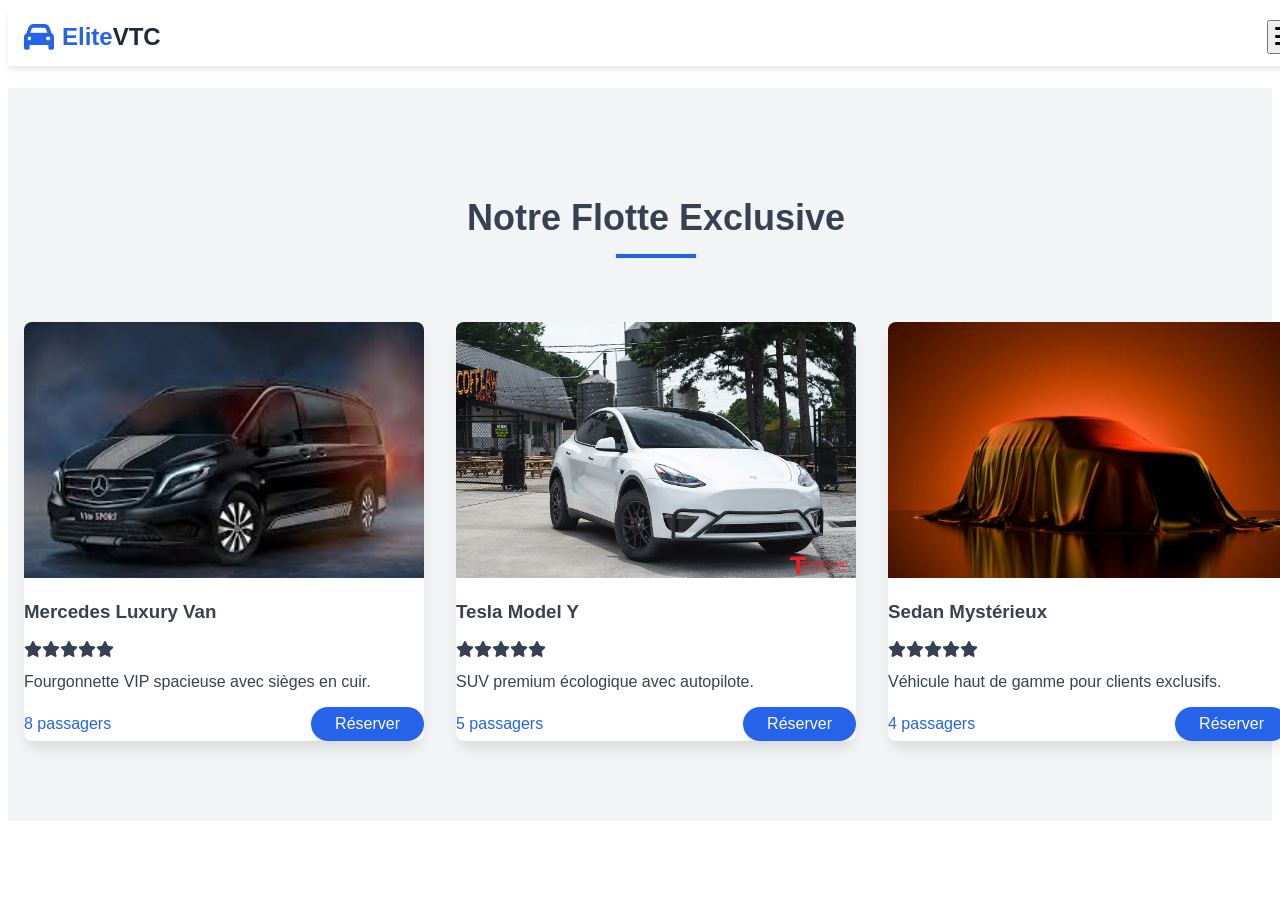
<file: products.html>
<!DOCTYPE html>
<html lang="fr">
<head>
    <meta charset="UTF-8">
    <meta name="viewport" content="width=device-width, initial-scale=1.0">
    <title>EliteVTC - Notre Flotte</title>
    <!-- Font Awesome -->
    <link rel="stylesheet" href="https://cdnjs.cloudflare.com/ajax/libs/font-awesome/6.4.0/css/all.min.css">
    <!-- CSS -->
    <link rel="stylesheet" href="css/styles.css">
    <link rel="stylesheet" href="css/products.css">
</head>
<body>
    <!-- Header -->
    <header>
        <div class="container" style="padding-top: 0.75rem; padding-bottom: 0.75rem; display: flex; justify-content: space-between; align-items: center;">
            <div style="display: flex; align-items: center;">
                <i class="fas fa-car" style="font-size: 1.875rem; color: #2563eb; margin-right: 0.5rem;"></i>
                <span style="font-size: 1.5rem; font-weight: 700; color: #2563eb;">Elite<span style="color: #1f2937;">VTC</span></span>
            </div>
            <nav style="display: none; gap: 2rem;">
                <a href="index.html" class="nav-link">Accueil</a>
                <a href="products.html" class="nav-link">Véhicules</a>
                <a href="reservation.html" class="nav-link">Réserver</a>
            </nav>
            <button id="menu-toggle" style="font-size: 1.5rem; display: block;">
                <i class="fas fa-bars"></i>
            </button>
        </div>
    </header>

    <!-- Main Content -->
    <main style="padding-top: 5rem;">
        <section style="padding-top: 5rem; padding-bottom: 5rem; background-color: #f3f4f6;">
            <div class="container">
                <div style="text-align: center; margin-bottom: 4rem;">
                    <h2 class="section-title">Notre Flotte Exclusive</h2>
                    <div class="section-divider"></div>
                </div>
                <div id="vehicle-grid"></div>
            </div>
        </section>
    </main>

    <!-- JavaScript -->
    <script src="js/products.js"></script>
</body>
</html>
</file>
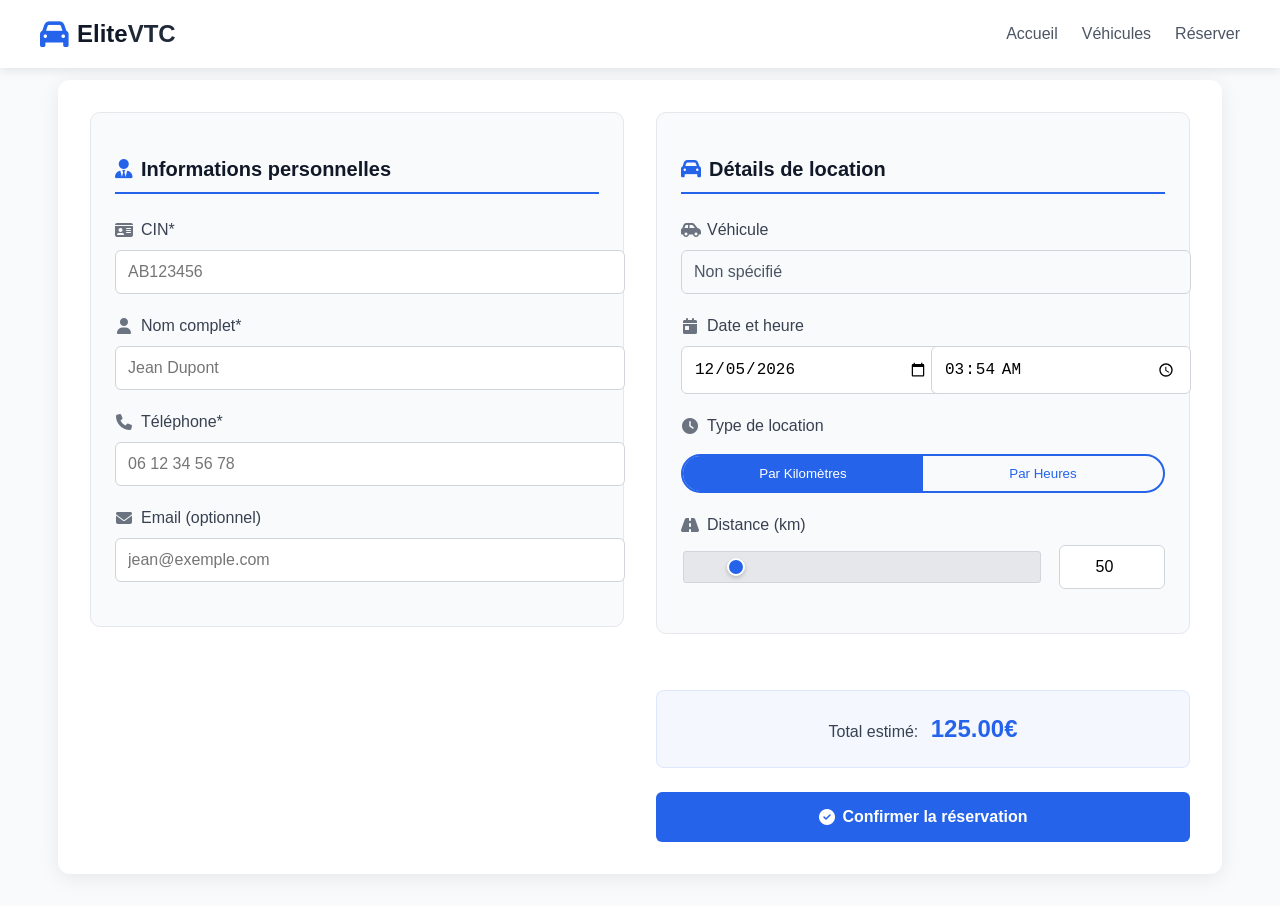
<file: reservation.html>
<!DOCTYPE html>
<html lang="fr">
<head>
    <meta charset="UTF-8">
    <meta name="viewport" content="width=device-width, initial-scale=1.0">
    <title>EliteVTC - Réservation</title>
    <link rel="stylesheet" href="https://cdnjs.cloudflare.com/ajax/libs/font-awesome/6.4.0/css/all.min.css">
    <link rel="stylesheet" href="css/styles.css">
    <link rel="stylesheet" href="css/reservation.css">
</head>
<body>
    <header>
        <div class="container">
            <div class="header-content">
                <div class="logo">
                    <i class="fas fa-car"></i>
                    <span>Elite<span>VTC</span></span>
                </div>
                <nav>
                    <a href="index.html">Accueil</a>
                    <a href="products.html">Véhicules</a>
                    <a href="reservation.html">Réserver</a>
                </nav>
            </div>
        </div>
    </header>

    <main>
        <div class="form-container">
            <form id="reservationForm">
                <div class="form-columns">
                    <!-- Left Column - Personal Info -->
                    <div class="form-column personal-column">
                        <div class="form-section personal-info">
                            <h2><i class="fas fa-user-tie mr-2"></i>Informations personnelles</h2>
                            
                            <div class="form-group">
                                <label for="cin"><i class="fas fa-id-card mr-1"></i>CIN*</label>
                                <input type="text" id="cin" required placeholder="AB123456">
                            </div>
                            
                            <div class="form-group">
                                <label for="fullName"><i class="fas fa-user mr-1"></i>Nom complet*</label>
                                <input type="text" id="fullName" required placeholder="Jean Dupont">
                            </div>
                            
                            <div class="form-group">
                                <label for="phone"><i class="fas fa-phone mr-1"></i>Téléphone*</label>
                                <input type="tel" id="phone" required placeholder="06 12 34 56 78">
                            </div>
                            
                            <div class="form-group">
                                <label for="email"><i class="fas fa-envelope mr-1"></i>Email (optionnel)</label>
                                <input type="email" id="email" placeholder="jean@exemple.com">
                            </div>
                        </div>
                    </div>

                    <!-- Right Column - Vehicle Info -->
                    <div class="form-column vehicle-column">
                        <div class="form-section vehicle-info">
                            <h2><i class="fas fa-car mr-2"></i>Détails de location</h2>
                            
                            <div class="form-group">
                                <label><i class="fas fa-car-side mr-1"></i>Véhicule</label>
                                <input type="text" id="selectedVehicle" readonly class="vehicle-display">
                            </div>
                            
                            <div class="form-group">
                                <label><i class="fas fa-calendar-day mr-1"></i>Date et heure</label>
                                <div class="datetime-group">
                                    <input type="date" id="date" required>
                                    <input type="time" id="time" required>
                                </div>
                            </div>
                            
                            <div class="form-group">
                                <label><i class="fas fa-clock mr-1"></i>Type de location</label>
                                <div class="toggle-group">
                                    <button type="button" class="toggle-btn active" data-mode="km">Par Kilomètres</button>
                                    <button type="button" class="toggle-btn" data-mode="hour">Par Heures</button>
                                </div>
                            </div>
                            
                            <!-- Dynamic Input Container -->
                            <div id="dynamicInputContainer">
                                <!-- KM Mode -->
                                <div class="form-group" id="kmInputGroup">
                                    <label><i class="fas fa-road mr-1"></i>Distance (km)</label>
                                    <div class="range-input-group">
                                        <input type="range" id="distanceRange" min="1" max="500" value="50">
                                        <input type="number" id="distance" min="1" value="50">
                                    </div>
                                </div>
                                
                                <!-- Hour Mode -->
                                <div class="form-group hidden" id="hourInputGroup">
                                    <label><i class="fas fa-hourglass-half mr-1"></i>Durée (heures)</label>
                                    <input type="number" id="hours" min="1" step="0.5" value="1">
                                </div>
                            </div>
                        </div>

                        <!-- Confirmation Section -->
                        <div class="confirmation-section">
                            <div class="fee-display">
                                <span>Total estimé:</span>
                                <span id="fee">0€</span>
                            </div>
                            <button type="submit" class="submit-btn">
                                <i class="fas fa-check-circle mr-2"></i>Confirmer la réservation
                            </button>
                        </div>
                    </div>
                </div>
            </form>
        </div>
    </main>

    <script src="js/reservation.js"></script>
</body>
</html>
</file>
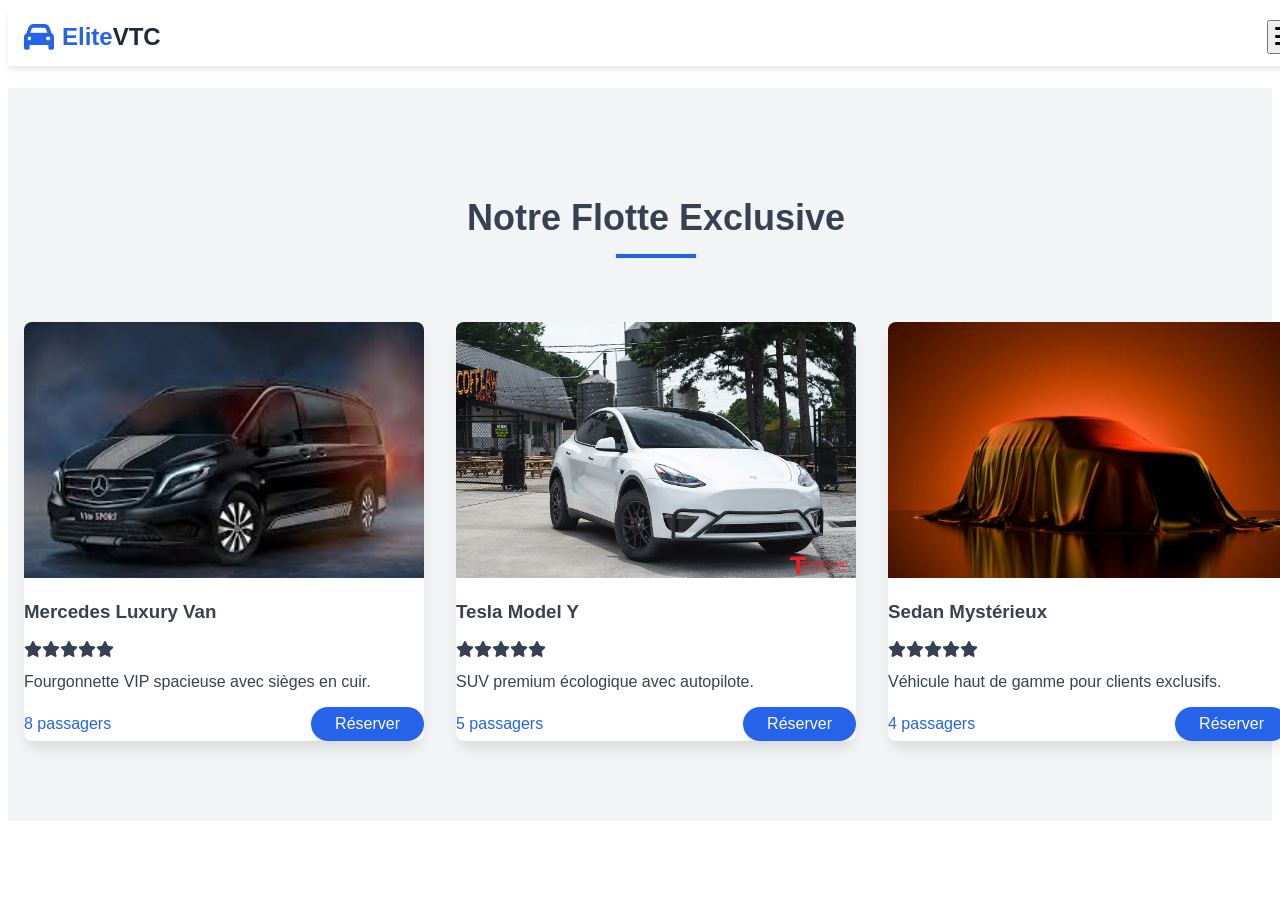
<file: vehicle-details.html>
<!DOCTYPE html>
<html lang="fr">
<head>
    <meta charset="UTF-8">
    <meta name="viewport" content="width=device-width, initial-scale=1.0">
    <title>EliteVTC - Détails du Véhicule</title>
    <link rel="stylesheet" href="https://cdnjs.cloudflare.com/ajax/libs/font-awesome/6.4.0/css/all.min.css">
    <link rel="stylesheet" href="css/styles.css">
    <link rel="stylesheet" href="css/vehicle-details.css">
</head>
<body>
    <header>
        <div class="container" style="padding-top: 0.75rem; padding-bottom: 0.75rem; display: flex; justify-content: space-between; align-items: center;">
            <div style="display: flex; align-items: center;">
                <i class="fas fa-car" style="font-size: 1.875rem; color: #2563eb; margin-right: 0.5rem;"></i>
                <span style="font-size: 1.5rem; font-weight: 700; color: #2563eb;">Elite<span style="color: #1f2937;">VTC</span></span>
            </div>
            <button id="menu-toggle" style="font-size: 1.5rem; display: block;">
                <i class="fas fa-bars"></i>
            </button>
        </div>
    </header>

    <main style="padding-top: 5rem;">
        <section class="vehicle-details">
            <div class="container">
                <a href="products.html" class="back-btn">
                    <i class="fas fa-arrow-left"></i> Retour à la flotte
                </a>

                <h1 id="vehicle-name">Chargement...</h1>
                <p id="vehicle-description"></p>

                <div class="gallery-container">
                    <div class="main-image-container">
                        <img id="main-image" src="" alt="Vehicle Image" class="main-image">
                    </div>
                    <div class="thumbnails" id="thumbnail-container"></div>
                </div>

                <div class="specs-grid">
                    <div class="spec-item">
                        <i class="fas fa-users"></i>
                        <span id="vehicle-passengers"></span>
                    </div>
                    <div class="spec-item">
                        <i class="fas fa-suitcase"></i>
                        <span id="vehicle-bags"></span>
                    </div>
                </div>

                <a id="reserve-btn" href="#" class="reservation-btn">
                    Réserver ce véhicule
                </a>
            </div>
        </section>
    </main>

    <script src="js/vehicle-details.js"></script>
</body>
</html>
</file>
<file: css/styles.css>
/* Base Styles */
body {
    font-family: 'Segoe UI', -apple-system, sans-serif;
    color: #374151; /* gray-800 */
    -webkit-font-smoothing: antialiased;
}

.container {
    width: 100%;
    max-width: 1280px;
    margin-left: auto;
    margin-right: auto;
    padding-left: 1rem;
    padding-right: 1rem;
}

/* Header */
header {
    position: fixed;
    width: 100%;
    background-color: white;
    box-shadow: 0 4px 6px -1px rgba(0, 0, 0, 0.1);
    z-index: 50;
}

.nav-link {
    font-weight: 500;
    transition: color 0.3s ease;
}
.nav-link:hover {
    color: #2563eb; /* blue-600 */
}
/* Utility Classes */
.flex {
    display: flex;
}

.justify-between {
    justify-content: space-between;
}

.items-center {
    align-items: center;
}

.hidden {
    display: none;
}

/* Text Colors */
.text-blue-600 {
    color: #2563eb;
}

.text-gray-800 {
    color: #1f2937;
}

/* Spacing */
.px-4 {
    padding-left: 1rem;
    padding-right: 1rem;
}

.py-3 {
    padding-top: 0.75rem;
    padding-bottom: 0.75rem;
}

.space-x-8 > * + * {
    margin-left: 2rem;
}
</file>
<file: css/products.css>
/* Vehicle Grid */
#vehicle-grid {
    display: grid;
    gap: 2rem;
    grid-template-columns: repeat(1, 1fr);
}

@media (min-width: 768px) {
    #vehicle-grid {
        grid-template-columns: repeat(3, 1fr);
    }
}

/* Vehicle Card */
.vehicle-card {
    background-color: white;
    border-radius: 0.5rem;
    overflow: hidden;
    box-shadow: 0 10px 15px -3px rgba(0, 0, 0, 0.1);
    transition: box-shadow 0.3s ease;
}

.vehicle-card:hover {
    box-shadow: 0 20px 25px -5px rgba(0, 0, 0, 0.1);
}

.vehicle-image {
    width: 100%;
    height: 256px;
    object-fit: cover;
    transition: transform 0.5s ease;
}

.vehicle-card:hover .vehicle-image {
    transform: scale(1.05);
}

/* Text Styles */
.section-title {
    font-size: 2.25rem;
    line-height: 2.5rem;
    font-weight: 700;
    margin-bottom: 1rem;
}

.section-divider {
    width: 5rem;
    height: 0.25rem;
    background-color: #2563eb; /* blue-600 */
    margin-left: auto;
    margin-right: auto;
}

.star-rating {
    display: flex;
    align;}

/* Reservation Button */
.reservation-btn {
    display: inline-block;
    background-color: #2563eb; /* blue-600 */
    color: white;
    padding: 0.5rem 1.5rem;
    border-radius: 9999px;
    font-weight: 500;
    text-decoration: none;
    text-align: center;
    transition: all 0.3s ease;
    border: none;
    cursor: pointer;
    font-size: 1rem;
    box-shadow: 0 4px 6px -1px rgba(0, 0, 0, 0.1);
}

.reservation-btn:hover {
    background-color: #3b82f6; /* blue-500 - lighter shade */
    transform: scale(1.05);
    box-shadow: 0 10px 15px -3px rgba(0, 0, 0, 0.1);
}

.reservation-btn:active {
    transform: scale(0.98);
}
</file>
<file: css/reservation.css>
/* Base Styles */
body {
    font-family: 'Segoe UI', -apple-system, sans-serif;
    background-color: #f9fafb;
    color: #111827;
    line-height: 1.5;
    margin: 0;
    padding: 0;
}

.container {
    width: 100%;
    max-width: 1200px;
    margin: 0 auto;
    padding: 0 1rem;
}

/* Header Styles */
header {
    background: white;
    box-shadow: 0 2px 10px rgba(0, 0, 0, 0.1);
    position: fixed;
    width: 100%;
    z-index: 100;
}

.header-content {
    display: flex;
    justify-content: space-between;
    align-items: center;
    padding: 1rem 0;
}

.logo {
    display: flex;
    align-items: center;
    font-size: 1.5rem;
    font-weight: bold;
}

.logo i {
    color: #2563eb;
    margin-right: 0.5rem;
    font-size: 1.8rem;
}

.logo span span {
    color: #1f2937;
}

nav {
    display: flex;
    gap: 1.5rem;
}

nav a {
    text-decoration: none;
    color: #4b5563;
    font-weight: 500;
    transition: color 0.2s;
}

nav a:hover {
    color: #2563eb;
}

/* Main Form Container */
.form-container {
    max-width: 1100px;
    margin: 5rem auto 2rem;
    padding: 2rem;
    background: white;
    border-radius: 12px;
    box-shadow: 0 4px 20px rgba(0, 0, 0, 0.08);
}

/* Two Column Layout */
.form-columns {
    display: grid;
    grid-template-columns: 1fr 1fr;
    gap: 2rem;
}

.form-column {
    display: flex;
    flex-direction: column;
}

@media (max-width: 768px) {
    .form-columns {
        grid-template-columns: 1fr;
    }
}

/* Form Sections */
.form-section {
    padding: 1.5rem;
    border-radius: 10px;
    background: #f9fafb;
    border: 1px solid #e5e7eb;
    margin-bottom: 1.5rem;
}

.form-section h2 {
    color: #111827;
    font-size: 1.25rem;
    margin-bottom: 1.5rem;
    padding-bottom: 0.5rem;
    border-bottom: 2px solid #2563eb;
    display: flex;
    align-items: center;
}

.form-section h2 i {
    margin-right: 0.5rem;
    color: #2563eb;
}

/* Input Fields */
.form-group {
    margin-bottom: 1.25rem;
}

.form-group label {
    display: flex;
    align-items: center;
    margin-bottom: 0.5rem;
    font-weight: 500;
    color: #374151;
}

.form-group label i {
    margin-right: 0.5rem;
    color: #6b7280;
    width: 18px;
    text-align: center;
}

.form-group input {
    width: 100%;
    padding: 0.75rem;
    border: 1px solid #d1d5db;
    border-radius: 6px;
    font-size: 1rem;
    transition: all 0.2s;
}

.form-group input:focus {
    border-color: #2563eb;
    outline: none;
    box-shadow: 0 0 0 3px rgba(37, 99, 235, 0.1);
}

.vehicle-display {
    background-color: #f8fafc;
    color: #4b5563;
    border: 1px solid #e2e8f0;
    font-size: 0.95rem;
    padding: 0.5rem 0.75rem;
}

/* Date/Time Input Group */
.datetime-group {
    display: grid;
    grid-template-columns: 1fr 1fr;
    gap: 1rem;
}

.datetime-group input {
    width: 100%;
}

/* Toggle Switch */
.toggle-group {
    display: flex;
    border-radius: 50px;
    overflow: hidden;
    border: 2px solid #2563eb;
    margin: 1rem 0;
}

.toggle-btn {
    flex: 1;
    padding: 0.6rem 1rem;
    border: none;
    background: transparent;
    color: #2563eb;
    cursor: pointer;
    transition: all 0.3s;
    font-weight: 500;
    text-align: center;
}

.toggle-btn.active {
    background: #2563eb;
    color: white;
}

/* Range Input Group */
.range-input-group {
    display: flex;
    align-items: center;
    gap: 1rem;
    margin-top: 0.5rem;
}

.range-input-group input[type="range"] {
    flex: 1;
    height: 6px;
    background: #e5e7eb;
    border-radius: 3px;
    outline: none;
    -webkit-appearance: none;
}

.range-input-group input[type="range"]::-webkit-slider-thumb {
    -webkit-appearance: none;
    width: 18px;
    height: 18px;
    background: #2563eb;
    border-radius: 50%;
    border: 2px solid white;
    box-shadow: 0 2px 4px rgba(0,0,0,0.2);
    cursor: pointer;
}

.range-input-group input[type="number"] {
    width: 80px;
    text-align: center;
}

/* Hour Input */
#hourInputGroup input[type="number"] {
    width: 100%;
    padding: 0.75rem;
    border: 1px solid #d1d5db;
    border-radius: 6px;
}

/* Confirmation Section */
.confirmation-section {
    margin-top: auto;
    padding-top: 2rem;
}

.fee-display {
    background: rgba(37, 99, 235, 0.05);
    padding: 1.25rem;
    border-radius: 8px;
    margin-bottom: 1.5rem;
    text-align: center;
    border: 1px solid rgba(37, 99, 235, 0.1);
}

.fee-display span:first-child {
    font-weight: 500;
    color: #374151;
}

#fee {
    font-size: 1.5rem;
    font-weight: 600;
    color: #2563eb;
    margin-left: 0.5rem;
}

.submit-btn {
    width: 100%;
    padding: 1rem;
    background: #2563eb;
    color: white;
    border: none;
    border-radius: 6px;
    font-size: 1rem;
    font-weight: 600;
    cursor: pointer;
    transition: all 0.3s;
    display: flex;
    align-items: center;
    justify-content: center;
}

.submit-btn:hover {
    background: #1d4ed8;
    transform: translateY(-2px);
    box-shadow: 0 4px 8px rgba(29, 78, 216, 0.2);
}

.submit-btn i {
    margin-right: 0.5rem;
}

/* Hidden State */
.hidden {
    display: none;
}

/* Responsive Adjustments */
@media (max-width: 768px) {
    .form-container {
        padding: 1rem;
        margin-top: 4rem;
    }
    
    .form-section {
        padding: 1rem;
    }
    
    .header-content {
        flex-direction: column;
        padding: 0.5rem 0;
    }
    
    nav {
        margin-top: 0.5rem;
    }
    
    .datetime-group {
        grid-template-columns: 1fr;
    }
}

header {
    position: fixed;
    top: 0;
    left: 0;
    right: 0;
    z-index: 1000;
}

/* Adjust main content to account for fixed header */
main {
    margin-top: 80px; /* Height of header + some spacing */
}
</file>
<file: css/vehicle-details.css>
/* Vehicle Details Page */
.vehicle-details {
    padding: 2rem 0;
}

.back-btn {
    display: inline-flex;
    align-items: center;
    gap: 0.5rem;
    color: #2563eb;
    margin-bottom: 1.5rem;
    text-decoration: none;
    font-weight: 500;
}

.back-btn:hover {
    text-decoration: underline;
}

/* Gallery Styles */
.gallery-container {
    width: 100%;
    margin: 2rem 0;
}

.main-image-container {
    width: 100%;
    height: 400px;
    border-radius: 8px;
    overflow: hidden;
    box-shadow: 0 4px 12px rgba(0,0,0,0.1);
}

.main-image {
    width: 100%;
    height: 100%;
    object-fit: cover;
    transition: transform 0.3s ease;
}

.main-image:hover {
    transform: scale(1.02);
}

#thumbnail-container {
    display: flex;
    gap: 0.8rem;
    margin-top: 1rem;
    padding: 0.5rem 0;
    overflow-x: auto;
}

#thumbnail-container img {
    width: 80px;
    height: 60px;
    object-fit: cover;
    border-radius: 4px;
    cursor: pointer;
    transition: all 0.2s ease;
    border: 2px solid transparent;
}

#thumbnail-container img:hover {
    transform: scale(1.08);
    border-color: #2563eb;
}

#thumbnail-container img.active {
    border-color: #2563eb;
}

/* Specs Grid */
.specs-grid {
    display: grid;
    grid-template-columns: repeat(2, 1fr);
    gap: 1.5rem;
    margin: 2rem 0;
}

.spec-item {
    display: flex;
    align-items: center;
    gap: 0.8rem;
    font-size: 1.1rem;
    color: #374151;
}

.spec-item i {
    color: #2563eb;
    font-size: 1.3rem;
}

/* Reserve Button */
#reserve-btn {
    display: block;
    width: 100%;
    padding: 1rem;
    background-color: #2563eb;
    color: white;
    text-align: center;
    border-radius: 8px;
    font-weight: 600;
    text-decoration: none;
    margin-top: 2rem;
    transition: background-color 0.3s;
}

#reserve-btn:hover {
    background-color: #1d4ed8;
}

@media (max-width: 768px) {
    .main-image-container {
        height: 300px;
    }
    
    .specs-grid {
        grid-template-columns: 1fr;
    }
}
/* Add to existing CSS */
#thumbnail-container[style*="none"] {
    display: none !important;
}
</file>
